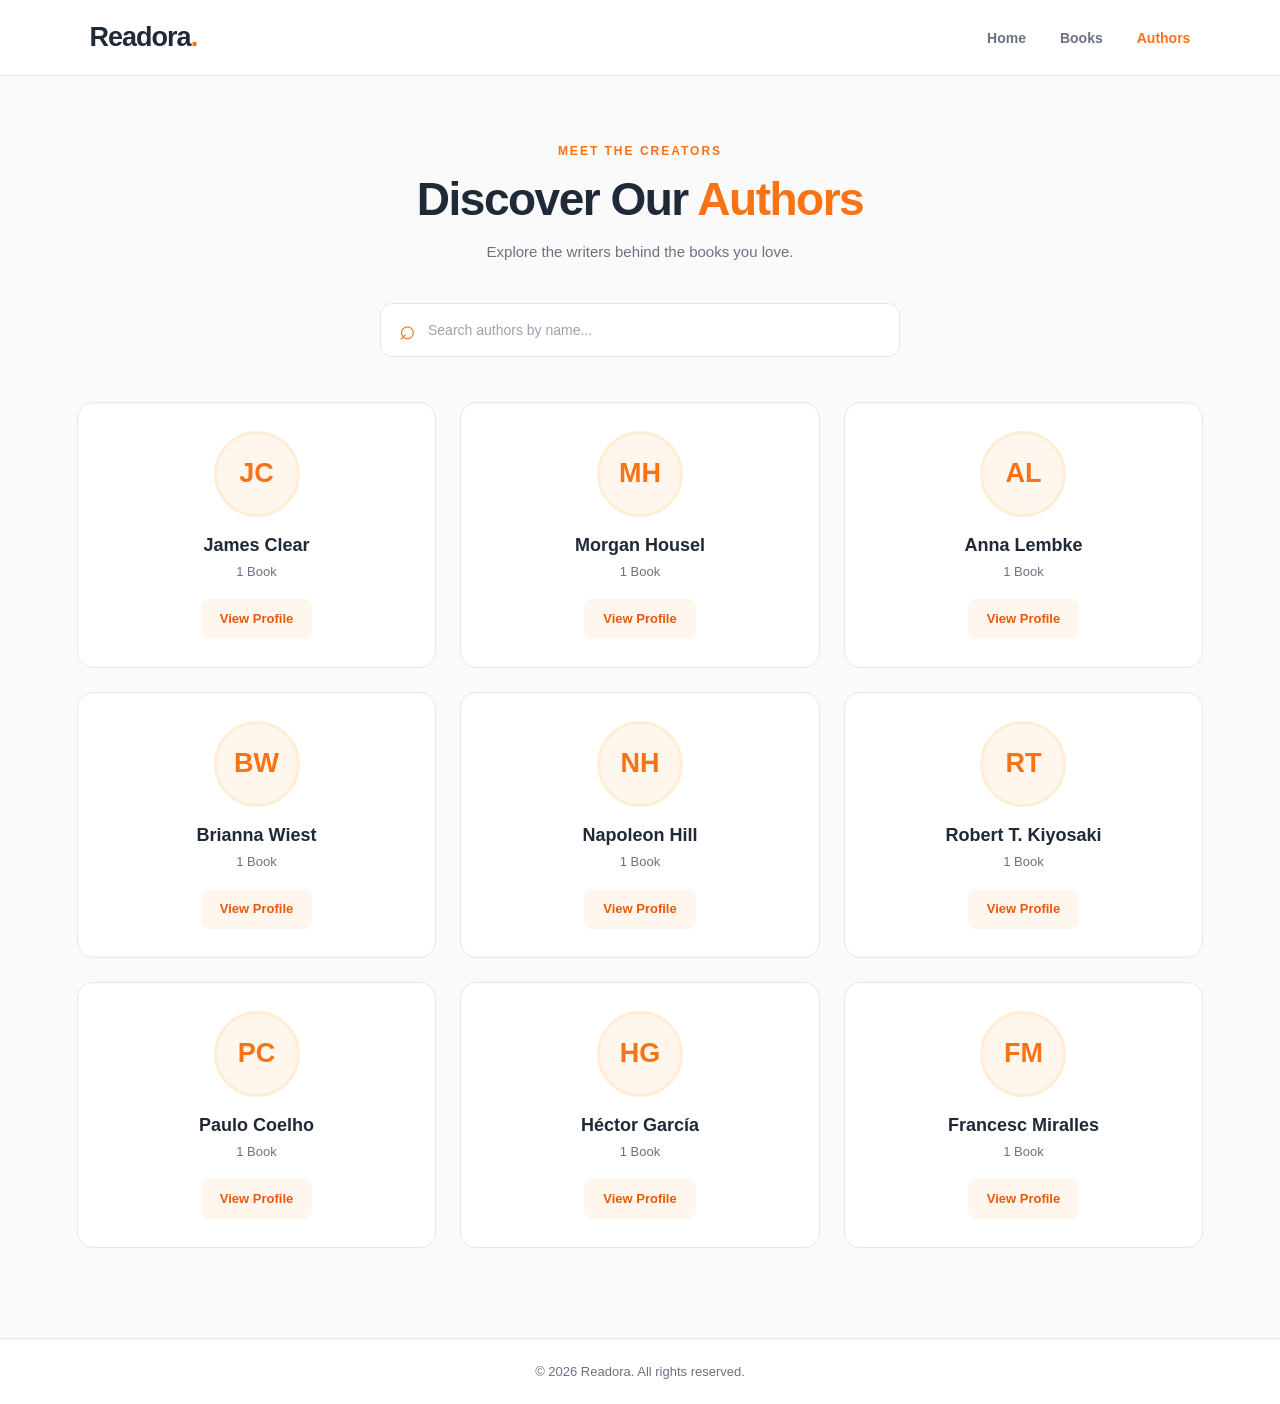
<file: pages/authors.html>
<!DOCTYPE html>
<html lang="en">
<head>
    <meta charset="UTF-8">
    <meta name="viewport" content="width=device-width, initial-scale=1.0">
    <title>Authors | Readora</title>

    <link rel="stylesheet" href="../css/authors.css">
    <script src="../JS/authors.js" defer></script>
</head>
<body>

    <header class="navbar">
        <a href="../index.html" class="logo">Readora<span>.</span></a>

        <nav class="nav-links">
            <a href="../index.html">Home</a>
            <a href="books.html">Books</a>
            <a href="authors.html" class="active">Authors</a>
        </nav>
    </header>

    <main class="container">

        <!-- AUTHOR LIST -->
        <section id="authorListSection">

            <div class="page-heading">
                <span class="eyebrow">MEET THE CREATORS</span>
                <h1>Discover Our <span>Authors</span></h1>
                <p>Explore the writers behind the books you love.</p>
            </div>

            <div class="search-wrapper">
                <span class="search-icon">⌕</span>
                <input
                    type="search"
                    id="authorSearch"
                    placeholder="Search authors by name..."
                    autocomplete="off"
                >
            </div>

            <div class="authors-grid" id="authorsGrid"></div>

            <div class="empty-state" id="emptyState" hidden>
                <div class="empty-icon">⌕</div>
                <h3>No authors found</h3>
                <p>Try searching with another name.</p>
            </div>

        </section>


        <!-- AUTHOR PROFILE -->
        <section id="authorProfileSection" hidden>

            <button class="back-button" id="backToAuthors">
                <span>←</span> Back to Authors
            </button>

            <div id="authorProfile"></div>

        </section>

    </main>

    <footer class="footer">
        <p>© 2026 Readora. All rights reserved.</p>
    </footer>

</body>
</html>
</file>
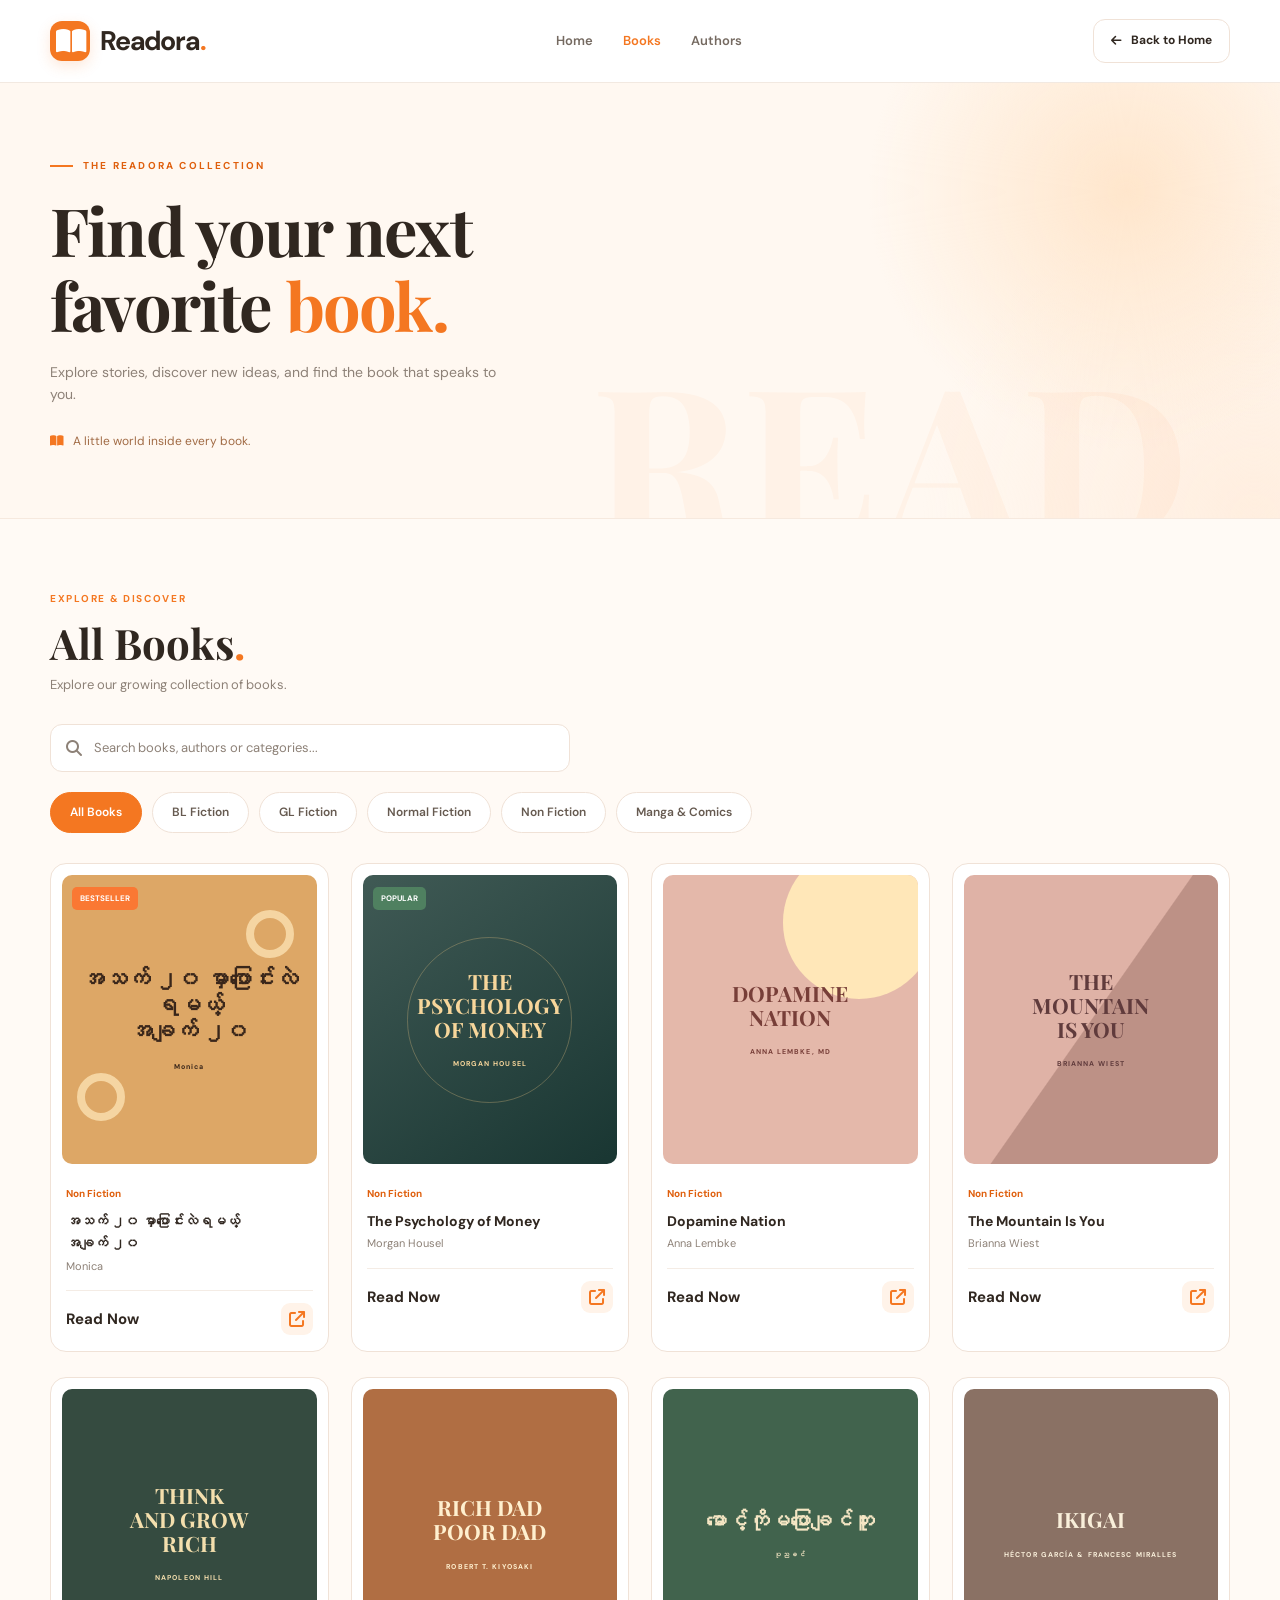
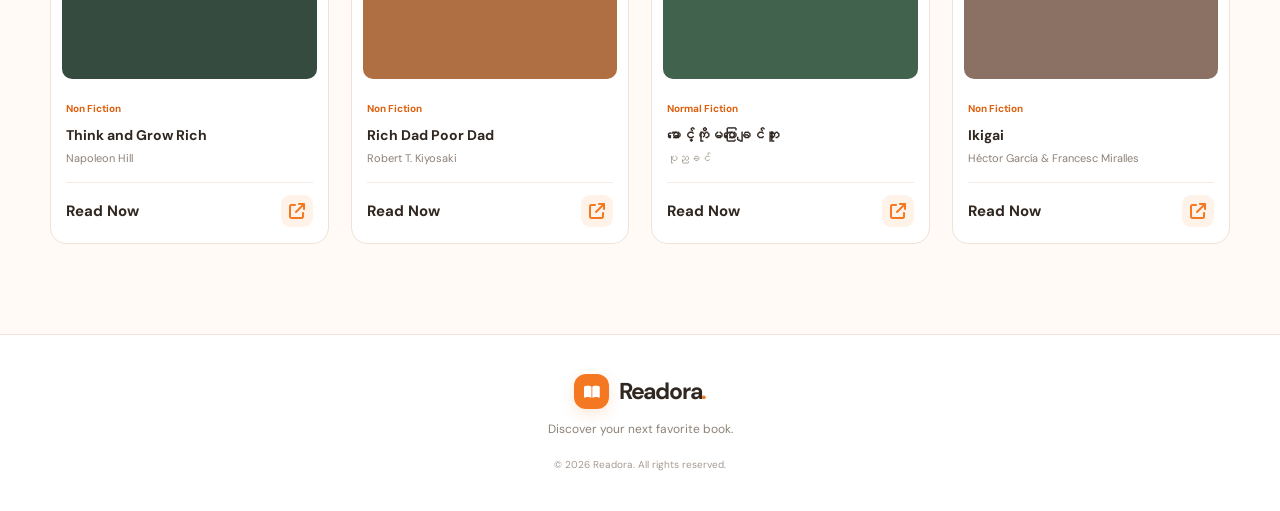
<file: pages/books.html>
<!DOCTYPE html>
<html lang="en">

<head>
    <meta charset="UTF-8">
    <meta name="viewport" content="width=device-width, initial-scale=1.0">

    <title>All Books | Readora</title>

    <link rel="stylesheet" href="../css/books.css">

    <link rel="preconnect" href="https://fonts.googleapis.com">
    <link rel="preconnect" href="https://fonts.gstatic.com" crossorigin>

    <link href="https://fonts.googleapis.com/css2?family=DM+Sans:wght@400;500;600;700&family=Playfair+Display:wght@600;700&display=swap"
        rel="stylesheet">

    <link rel="stylesheet"
        href="https://cdnjs.cloudflare.com/ajax/libs/font-awesome/6.5.2/css/all.min.css">

    <script type="module" src="../JS/book.js"></script>
</head>

<body>

<header class="site-header">
    <div class="nav-container">

        <a href="../index.html" class="brand">
            <span class="brand-icon">
                <i class="fa-solid fa-book-open"></i>
            </span>
            <span>Readora<span class="brand-dot">.</span></span>
        </a>

        <nav class="main-nav">
            <a href="../index.html">Home</a>
            <a href="books.html" class="active">Books</a>
            <a href="authors.html">Authors</a>
        </nav>

        <a href="../index.html" class="back-home">
            <i class="fa-solid fa-arrow-left"></i>
            Back to Home
        </a>

    </div>
</header>


<main>

    <!-- HERO -->
    <section class="books-hero">
        <div class="container">

            <div class="eyebrow">
                <span></span>
                THE READORA COLLECTION
            </div>

            <h1>
                Find your next<br>
                favorite <span>book.</span>
            </h1>

            <p>
                Explore stories, discover new ideas, and find the book
                that speaks to you.
            </p>

            <div class="collection-note">
                <i class="fa-solid fa-book-open"></i>
                A little world inside every book.
            </div>

        </div>
    </section>


    <!-- ALL BOOKS -->
    <section class="all-books-section" id="all-books">

        <div class="container">

            <div class="section-heading">
                <div>
                    <span class="section-label">EXPLORE & DISCOVER</span>

                    <h2>
                        All Books<span class="brand-dot">.</span>
                    </h2>

                    <p>Explore our growing collection of books.</p>
                </div>

            </div>


            <!-- SEARCH -->
            <div class="book-search" role="search">

                <i class="fa-solid fa-magnifying-glass"></i>

                <input
                    type="search"
                    id="bookSearch"
                    placeholder="Search books, authors or categories..."
                    autocomplete="off"
                    aria-label="Search books"
                >

                <button
                    id="clearSearch"
                    type="button"
                    aria-label="Clear search">

                    <i class="fa-solid fa-xmark"></i>
                </button>

            </div>


            <!-- CATEGORY FILTER -->
            <div class="category-list">

                <a href="#all-books"
                   class="category-chip active"
                   data-category="All"
                   aria-pressed="true">
                    All Books
                </a>

                <a href="#all-books"
                   class="category-chip"
                   data-category="BL Fiction"
                   aria-pressed="false">
                    BL Fiction
                </a>

                <a href="#all-books"
                   class="category-chip"
                   data-category="GL Fiction"
                   aria-pressed="false">
                    GL Fiction
                </a>

                <a href="#all-books"
                   class="category-chip"
                   data-category="Normal Fiction"
                   aria-pressed="false">
                    Normal Fiction
                </a>

                <a href="#all-books"
                   class="category-chip"
                   data-category="Non Fiction"
                   aria-pressed="false">
                    Non Fiction
                </a>

                <a href="#all-books"
                   class="category-chip"
                   data-category="Manga & Comics"
                   aria-pressed="false">
                    Manga & Comics
                </a>

            </div>


            <!-- BOOK GRID -->
            <div class="books-grid">


                <!-- BOOK 1 -->
                <article class="book-card" data-category="Non Fiction">

                    <a href="book-details.html?id=အသက် ၂၀ မှာပြောင်းလဲရမယ့် အချက် ၂၀"
                       class="book-cover cover-1">

                        <span class="book-badge">BESTSELLER</span>
                        <span class="cover-circle circle-one"></span>
                        <span class="cover-circle circle-two"></span>

                        <div class="cover-content">
                            <h3>အသက် ၂၀ မှာပြောင်းလဲရမယ့် <br> အချက် ၂၀</h3>
                            <span>Monica</span>
                        </div>

                    </a>

                    <div class="book-info">

                        <span class="book-category">Non Fiction</span>

                        <h3>အသက် ၂၀ မှာပြောင်းလဲရမယ့် <br> အချက် ၂၀</h3>
                        <p>Monica</p>

                        <div class="book-bottom">

                            <span class="book-price">Read Now</span>

                            <a href="book-details.html?id=အသက်%2020%20မှာပြောင်းလဲရမယ့်%20အချက်%2020"
                             class="book-action"
                             aria-label="View အသက် ၂၀ မှာပြောင်းလဲရမယ့် အချက် ၂၀">

                                <i class="fa-solid fa-arrow-up-right-from-square"></i>
                            </a>

                        </div>
                    </div>
                </article>


                <!-- BOOK 2 -->
                <article class="book-card" data-category="Non Fiction">

                    <a href="book-details.html?id=psychology-of-money"
                       class="book-cover cover-2">

                        <span class="book-badge popular">POPULAR</span>
                        <span class="cover-ring"></span>

                        <div class="cover-content">
                            <h3>THE<br>PSYCHOLOGY<br>OF MONEY</h3>
                            <span>MORGAN HOUSEL</span>
                        </div>

                    </a>

                    <div class="book-info">

                        <span class="book-category">Non Fiction</span>

                        <h3>The Psychology of Money</h3>
                        <p>Morgan Housel</p>

                        <div class="book-bottom">

                            <span class="book-price">Read Now</span>

                            <a href="book-details.html?id=psychology-of-money"
                               class="book-action">

                                <i class="fa-solid fa-arrow-up-right-from-square"></i>
                            </a>

                        </div>
                    </div>
                </article>


                <!-- BOOK 3 -->
                <article class="book-card" data-category="Non Fiction">

                    <a href="book-details.html?id=dopamine-nation"
                       class="book-cover cover-3">

                        <span class="cover-sun"></span>

                        <div class="cover-content">
                            <h3>DOPAMINE<br>NATION</h3>
                            <span>ANNA LEMBKE, MD</span>
                        </div>

                    </a>

                    <div class="book-info">

                        <span class="book-category">Non Fiction</span>

                        <h3>Dopamine Nation</h3>
                        <p>Anna Lembke</p>

                        <div class="book-bottom">

                            <span class="book-price">Read Now</span>

                            <a href="book-details.html?id=dopamine-nation"
                               class="book-action">

                                <i class="fa-solid fa-arrow-up-right-from-square"></i>
                            </a>

                        </div>
                    </div>
                </article>


                <!-- BOOK 4 -->
                <article class="book-card" data-category="Non Fiction">

                    <a href="book-details.html?id=the-mountain-is-you"
                       class="book-cover cover-4">

                        <div class="cover-mountain"></div>

                        <div class="cover-content">
                            <h3>THE<br>MOUNTAIN<br>IS YOU</h3>
                            <span>BRIANNA WIEST</span>
                        </div>

                    </a>

                    <div class="book-info">

                        <span class="book-category">Non Fiction</span>

                        <h3>The Mountain Is You</h3>
                        <p>Brianna Wiest</p>

                        <div class="book-bottom">

                            <span class="book-price">Read Now</span>

                            <a href="book-details.html?id=the-mountain-is-you"
                               class="book-action">

                                <i class="fa-solid fa-arrow-up-right-from-square"></i>
                            </a>

                        </div>
                    </div>
                </article>


                <!-- BOOK 5 -->
                <article class="book-card" data-category="Non Fiction">

                    <a href="book-details.html?id=think-and-grow-rich"
                       class="book-cover cover-5">

                        <div class="cover-content">
                            <h3>THINK<br>AND GROW<br>RICH</h3>
                            <span>NAPOLEON HILL</span>
                        </div>

                    </a>

                    <div class="book-info">

                        <span class="book-category">Non Fiction</span>

                        <h3>Think and Grow Rich</h3>
                        <p>Napoleon Hill</p>

                        <div class="book-bottom">

                            <span class="book-price">Read Now</span>

                            <a href="book-details.html?id=think-and-grow-rich"
                               class="book-action">

                                <i class="fa-solid fa-arrow-up-right-from-square"></i>
                            </a>

                        </div>
                    </div>
                </article>


                <!-- BOOK 6 -->
                <article class="book-card" data-category="Non Fiction">

                    <a href="book-details.html?id=rich-dad-poor-dad"
                       class="book-cover cover-6">

                        <div class="cover-content">
                            <h3>RICH DAD<br>POOR DAD</h3>
                            <span>ROBERT T. KIYOSAKI</span>
                        </div>

                    </a>

                    <div class="book-info">

                        <span class="book-category">Non Fiction</span>

                        <h3>Rich Dad Poor Dad</h3>
                        <p>Robert T. Kiyosaki</p>

                        <div class="book-bottom">

                            <span class="book-price">Read Now</span>

                            <a href="book-details.html?id=rich-dad-poor-dad"
                               class="book-action">

                                <i class="fa-solid fa-arrow-up-right-from-square"></i>
                            </a>

                        </div>
                    </div>
                </article>


                <!-- BOOK 7 -->
                <article class="book-card" data-category="Normal Fiction">

                    <a href="book-details.html?id=မောင့်ကိုမပြောချင်ဘူး"
                       class="book-cover cover-7">

                        <div class="cover-content">
                            <h3>မောင့်ကိုမပြောချင်ဘူး</h3>
                            <span>ပုညခင်</span>
                        </div>

                    </a>

                    <div class="book-info">

                        <span class="book-category">Normal Fiction</span>

                        <h3>မောင့်ကိုမပြောချင်ဘူး</h3>
                        <p>ပုညခင်</p>

                        <div class="book-bottom">

                            <span class="book-price">Read Now</span>

                            <a href="book-details.html?id=မောင့်ကိုမပြောချင်ဘူး"
                               class="book-action">

                                <i class="fa-solid fa-arrow-up-right-from-square"></i>
                            </a>

                        </div>
                    </div>
                </article>


                <!-- BOOK 8 -->
                <article class="book-card" data-category="Non Fiction">

                    <a href="book-details.html?id=ikigai"
                       class="book-cover cover-8">

                        <div class="cover-content">
                            <h3>IKIGAI</h3>
                            <span>HÉCTOR GARCÍA & FRANCESC MIRALLES</span>
                        </div>

                    </a>

                    <div class="book-info">

                        <span class="book-category">Non Fiction</span>

                        <h3>Ikigai</h3>
                        <p>Héctor García & Francesc Miralles</p>

                        <div class="book-bottom">

                            <span class="book-price">Read Now</span>

                            <a href="book-details.html?id=ikigai"
                               class="book-action">

                                <i class="fa-solid fa-arrow-up-right-from-square"></i>
                            </a>

                        </div>
                    </div>
                </article>


            </div>


            <p class="no-books-message" id="noBooksMessage" hidden>
                No books found. Try another title, author or category.
            </p>

        </div>
    </section>

</main>


<!-- FOOTER -->
<footer class="site-footer">

    <a href="../index.html" class="brand footer-brand">
        <span class="brand-icon">
            <i class="fa-solid fa-book-open"></i>
        </span>

        <span>Readora<span class="brand-dot">.</span></span>
    </a>

    <p>Discover your next favorite book.</p>

    <span class="copyright">
        © 2026 Readora. All rights reserved.
    </span>

</footer>

</body>
</html>
</file>
<file: css/authors.css>
/* ================================
   RESET
================================ */

* {
    margin: 0;
    padding: 0;
    box-sizing: border-box;
}

:root {
    --primary: #F97316;
    --primary-dark: #EA580C;
    --primary-light: #FFF7ED;
    --text: #1F2937;
    --muted: #6B7280;
    --border: #E5E7EB;
    --white: #FFFFFF;
    --background: #FAFAFA;
}

html {
    scroll-behavior: smooth;
}

body {
    font-family: Arial, Helvetica, sans-serif;
    background: var(--background);
    color: var(--text);
    min-height: 100vh;
}

a {
    color: inherit;
    text-decoration: none;
}

button,
input {
    font: inherit;
}


/* ================================
   NAVBAR
================================ */

.navbar {
    width: 100%;
    min-height: 76px;
    padding: 0 7%;
    display: flex;
    align-items: center;
    justify-content: space-between;
    background: var(--white);
    border-bottom: 1px solid var(--border);
}

.logo {
    font-size: 27px;
    font-weight: 800;
    letter-spacing: -1px;
}

.logo span {
    color: var(--primary);
}

.nav-links {
    display: flex;
    align-items: center;
    gap: 34px;
}

.nav-links a {
    color: var(--muted);
    font-size: 14px;
    font-weight: 600;
    transition: 0.2s;
}

.nav-links a:hover,
.nav-links a.active {
    color: var(--primary);
}


/* ================================
   MAIN CONTAINER
================================ */

.container {
    width: min(1200px, 88%);
    margin: 0 auto;
    padding: 65px 0 90px;
}

.page-heading {
    text-align: center;
    margin-bottom: 38px;
}

.eyebrow {
    display: inline-block;
    color: var(--primary);
    font-size: 12px;
    font-weight: 800;
    letter-spacing: 2px;
    margin-bottom: 14px;
}

.page-heading h1 {
    font-size: clamp(32px, 4vw, 46px);
    font-weight: 800;
    letter-spacing: -1.5px;
    margin-bottom: 13px;
}

.page-heading h1 span {
    color: var(--primary);
}

.page-heading p {
    color: var(--muted);
    font-size: 15px;
    line-height: 1.7;
}


/* ================================
   SEARCH
================================ */

.search-wrapper {
    width: min(520px, 100%);
    height: 54px;
    margin: 0 auto 45px;
    display: flex;
    align-items: center;
    gap: 12px;
    padding: 0 18px;
    background: var(--white);
    border: 1px solid var(--border);
    border-radius: 12px;
    transition: 0.2s;
}

.search-wrapper:focus-within {
    border-color: var(--primary);
    box-shadow: 0 0 0 4px rgba(249, 115, 22, 0.1);
}

.search-icon {
    color: var(--primary);
    font-size: 28px;
    line-height: 1;
}

.search-wrapper input {
    width: 100%;
    height: 100%;
    border: none;
    outline: none;
    background: transparent;
    color: var(--text);
    font-size: 14px;
}

.search-wrapper input::placeholder {
    color: #9CA3AF;
}


/* ================================
   AUTHORS GRID
================================ */

.authors-grid {
    display: grid;
    grid-template-columns: repeat(3, minmax(0, 1fr));
    gap: 24px;
}

.author-card {
    background: var(--white);
    border: 1px solid var(--border);
    border-radius: 16px;
    padding: 28px 24px;
    text-align: center;
    transition: transform 0.25s, box-shadow 0.25s, border-color 0.25s;
}

.author-card:hover {
    transform: translateY(-5px);
    border-color: rgba(249, 115, 22, 0.4);
    box-shadow: 0 12px 30px rgba(0, 0, 0, 0.06);
}

.author-avatar {
    width: 86px;
    height: 86px;
    margin: 0 auto 18px;
    border-radius: 50%;
    display: flex;
    align-items: center;
    justify-content: center;
    background: var(--primary-light);
    color: var(--primary);
    font-size: 27px;
    font-weight: 800;
    border: 3px solid #FFEDD5;
}

.author-card h3 {
    font-size: 18px;
    margin-bottom: 8px;
}

.author-card p {
    color: var(--muted);
    font-size: 13px;
    margin-bottom: 20px;
}

.view-profile {
    display: inline-flex;
    align-items: center;
    justify-content: center;
    min-height: 40px;
    padding: 0 19px;
    background: var(--primary-light);
    color: var(--primary-dark);
    border-radius: 8px;
    font-size: 13px;
    font-weight: 700;
    transition: 0.2s;
}

.view-profile:hover {
    background: var(--primary);
    color: var(--white);
}


/* ================================
   EMPTY STATE
================================ */

.empty-state {
    text-align: center;
    padding: 55px 20px;
}

.empty-icon {
    font-size: 48px;
    color: var(--primary);
    margin-bottom: 15px;
}

.empty-state h3 {
    font-size: 20px;
    margin-bottom: 8px;
}

.empty-state p {
    color: var(--muted);
    font-size: 14px;
}


/* ================================
   BACK BUTTON
================================ */

.back-button {
    display: inline-flex;
    align-items: center;
    gap: 9px;
    padding: 11px 17px;
    margin-bottom: 28px;
    background: var(--white);
    color: var(--text);
    border: 1px solid var(--border);
    border-radius: 9px;
    cursor: pointer;
    font-size: 14px;
    font-weight: 700;
    transition: 0.2s;
}

.back-button:hover {
    color: var(--primary);
    border-color: var(--primary);
}

.back-button span {
    font-size: 19px;
}


/* ================================
   AUTHOR PROFILE
================================ */

.profile-header {
    padding: 45px;
    display: flex;
    align-items: center;
    gap: 35px;
    background: var(--white);
    border: 1px solid var(--border);
    border-radius: 18px;
    margin-bottom: 45px;
}

.profile-avatar {
    width: 130px;
    height: 130px;
    min-width: 130px;
    border-radius: 50%;
    display: flex;
    align-items: center;
    justify-content: center;
    background: var(--primary-light);
    color: var(--primary);
    border: 4px solid #FFEDD5;
    font-size: 40px;
    font-weight: 800;
}

.profile-info .eyebrow {
    margin-bottom: 10px;
}

.profile-info h1 {
    font-size: clamp(27px, 4vw, 38px);
    margin-bottom: 12px;
}

.profile-info p {
    color: var(--muted);
    font-size: 14px;
    line-height: 1.8;
}

.profile-books-heading {
    margin-bottom: 25px;
}

.profile-books-heading h2 {
    font-size: 25px;
    margin-bottom: 8px;
}

.profile-books-heading p {
    color: var(--muted);
    font-size: 14px;
}


/* ================================
   PROFILE BOOKS
================================ */

.profile-books {
    display: grid;
    grid-template-columns: repeat(3, minmax(0, 1fr));
    gap: 22px;
}

.profile-book-card {
    overflow: hidden;
    background: var(--white);
    border: 1px solid var(--border);
    border-radius: 14px;
    transition: 0.25s;
}

.profile-book-card:hover {
    transform: translateY(-4px);
    box-shadow: 0 10px 25px rgba(0, 0, 0, 0.06);
}

.book-cover {
    height: 190px;
    display: flex;
    align-items: center;
    justify-content: center;
    padding: 25px;
    background: var(--primary-light);
    color: var(--primary-dark);
    text-align: center;
    font-size: 21px;
    font-weight: 800;
    line-height: 1.4;
}

.profile-book-info {
    padding: 18px;
}

.profile-book-info h3 {
    font-size: 16px;
    line-height: 1.5;
    margin-bottom: 13px;
}

.book-details-link {
    color: var(--primary);
    font-size: 13px;
    font-weight: 700;
}

.no-books {
    color: var(--muted);
    font-size: 14px;
    padding: 25px 0;
}


/* ================================
   FOOTER
================================ */

.footer {
    padding: 25px 7%;
    text-align: center;
    background: var(--white);
    border-top: 1px solid var(--border);
}

.footer p {
    color: var(--muted);
    font-size: 13px;
}


/* ================================
   RESPONSIVE
================================ */

@media (max-width: 900px) {
    .authors-grid,
    .profile-books {
        grid-template-columns: repeat(2, minmax(0, 1fr));
    }

    .container {
        width: 90%;
    }
}

@media (max-width: 600px) {
    .navbar {
        min-height: 65px;
        padding: 0 5%;
    }

    .logo {
        font-size: 23px;
    }

    .nav-links {
        gap: 16px;
    }

    .nav-links a {
        font-size: 12px;
    }

    .container {
        width: 90%;
        padding: 45px 0 65px;
    }

    .page-heading {
        margin-bottom: 28px;
    }

    .page-heading h1 {
        font-size: 31px;
    }

    .page-heading p {
        font-size: 13px;
    }

    .search-wrapper {
        margin-bottom: 30px;
    }

    .authors-grid,
    .profile-books {
        grid-template-columns: 1fr;
        gap: 15px;
    }

    .author-card {
        padding: 24px 18px;
    }

    .profile-header {
        padding: 27px 20px;
        flex-direction: column;
        text-align: center;
        gap: 20px;
    }

    .profile-avatar {
        width: 105px;
        height: 105px;
        min-width: 105px;
        font-size: 32px;
    }

    .profile-info h1 {
        font-size: 27px;
    }

    .book-cover {
        height: 175px;
    }
}
</file>
<file: css/books.css>
:root {
    --primary: #f47721;
    --primary-dark: #df5f0d;
    --text: #302720;
    --muted: #8d8177;
    --background: #fffaf5;
    --white: #ffffff;
    --border: #f0e2d7;
}

* {
    margin: 0;
    padding: 0;
    box-sizing: border-box;
}

html {
    scroll-behavior: smooth;
    scroll-padding-top: 100px;
}

body {
    font-family: "DM Sans", sans-serif;
    color: var(--text);
    background: var(--background);
    line-height: 1.6;
}

a {
    color: inherit;
    text-decoration: none;
}

button,
input {
    font: inherit;
}

.container {
    width: min(1180px, calc(100% - 48px));
    margin: 0 auto;
}

/* HEADER */

.site-header {
    position: sticky;
    top: 0;
    z-index: 100;
    background: rgba(255, 255, 255, .96);
    border-bottom: 1px solid #f2e9e1;
    backdrop-filter: blur(12px);
}

.nav-container {
    width: min(1180px, calc(100% - 48px));
    min-height: 82px;
    margin: 0 auto;
    display: flex;
    align-items: center;
    justify-content: space-between;
    gap: 28px;
}

.brand {
    display: inline-flex;
    align-items: center;
    gap: 10px;
    flex-shrink: 0;
    font-size: 27px;
    font-weight: 700;
    letter-spacing: -1.2px;
}

.brand-icon {
    width: 40px;
    height: 40px;
    display: grid;
    place-items: center;
    color: white;
    background: var(--primary);
    border-radius: 12px;
    box-shadow: 0 5px 14px #f477212b;
}

.brand-dot {
    color: var(--primary);
}

.main-nav {
    display: flex;
    align-items: center;
    gap: 30px;
}

.main-nav a {
    color: #756a61;
    font-size: 13px;
    font-weight: 600;
    transition: color .2s ease;
}

.main-nav a:hover,
.main-nav a.active {
    color: var(--primary);
}

.back-home {
    display: inline-flex;
    align-items: center;
    gap: 9px;
    padding: 11px 17px;
    border: 1px solid var(--border);
    border-radius: 12px;
    background: white;
    font-size: 12px;
    font-weight: 700;
    transition: .2s ease;
}

.back-home:hover {
    color: white;
    background: var(--primary);
    border-color: var(--primary);
}

/* HERO */

.books-hero {
    position: relative;
    overflow: hidden;
    padding: 75px 0 65px;
    background:
        radial-gradient(circle at 88% 25%, #ffe6cc 0, transparent 22%),
        radial-gradient(circle at 98% 100%, #ffeedf 0, transparent 25%),
        #fff8f1;
    border-bottom: 1px solid #f6e9de;
}

.books-hero::after {
    content: "READ";
    position: absolute;
    right: 7%;
    bottom: -48px;
    color: rgba(244, 119, 33, .045);
    font-family: "Playfair Display", serif;
    font-size: clamp(100px, 17vw, 230px);
    font-weight: 700;
    line-height: 1;
    pointer-events: none;
}

.eyebrow {
    display: flex;
    align-items: center;
    gap: 10px;
    margin-bottom: 19px;
    color: var(--primary-dark);
    font-size: 10px;
    font-weight: 700;
    letter-spacing: 2.2px;
}

.eyebrow span {
    width: 23px;
    height: 2px;
    background: var(--primary);
}

.books-hero h1 {
    position: relative;
    z-index: 1;
    font-family: "Playfair Display", serif;
    font-size: clamp(42px, 5.2vw, 67px);
    font-weight: 700;
    line-height: 1.12;
    letter-spacing: -1.8px;
}

.books-hero h1 span {
    color: var(--primary);
}

.books-hero p {
    position: relative;
    z-index: 1;
    max-width: 460px;
    margin-top: 19px;
    color: var(--muted);
    font-size: 14px;
}

.collection-note {
    display: inline-flex;
    align-items: center;
    gap: 9px;
    margin-top: 26px;
    color: #a16b45;
    font-size: 12px;
}

.collection-note i {
    color: var(--primary);
}

/* BOOK SECTION */

.all-books-section {
    padding: 65px 0 90px;
}

.section-heading {
    display: flex;
    justify-content: space-between;
    align-items: end;
    gap: 20px;
    margin-bottom: 28px;
}

.section-label {
    color: var(--primary);
    font-size: 10px;
    font-weight: 700;
    letter-spacing: 1.7px;
}

.section-heading h2 {
    margin-top: 6px;
    font-family: "Playfair Display", serif;
    font-size: clamp(30px, 4vw, 42px);
    line-height: 1.3;
}

.section-heading p {
    margin-top: 5px;
    color: var(--muted);
    font-size: 13px;
}

.book-count {
    flex-shrink: 0;
    padding-bottom: 7px;
    color: var(--muted);
    font-size: 12px;
}

/* SEARCH */

.book-search {
    display: flex;
    align-items: center;
    gap: 12px;
    width: 100%;
    max-width: 520px;
    min-height: 48px;
    margin: 26px 0 20px;
    padding: 0 15px;
    background: var(--white);
    border: 1px solid var(--border);
    border-radius: 12px;
    transition: .2s ease;
}

.book-search:focus-within {
    border-color: var(--primary);
    box-shadow: 0 0 0 3px rgba(244, 119, 33, .12);
}

.book-search > i {
    color: var(--muted);
}

.book-search input {
    flex: 1;
    min-width: 0;
    border: 0;
    outline: 0;
    background: transparent;
    color: var(--text);
    font-size: 13px;
}

.book-search input::placeholder {
    color: var(--muted);
}

.book-search button {
    display: none;
    align-items: center;
    justify-content: center;
    width: 28px;
    height: 28px;
    border: 0;
    border-radius: 7px;
    background: transparent;
    color: var(--muted);
    cursor: pointer;
}

.book-search button.is-visible {
    display: inline-flex;
}

.book-search button:hover {
    background: #fff3e9;
    color: var(--primary-dark);
}

.no-books-message {
    margin: 28px 0;
    color: var(--muted);
    font-size: 13px;
    text-align: center;
}

[hidden] {
    display: none !important;
}

/* CATEGORY */

.category-list {
    display: flex;
    flex-wrap: wrap;
    gap: 10px;
    margin-bottom: 30px;
}

.category-chip {
    padding: 10px 19px;
    color: #665a50;
    background: white;
    border: 1px solid var(--border);
    border-radius: 30px;
    font-size: 12px;
    font-weight: 600;
    transition: .2s ease;
}

.category-chip:hover,
.category-chip.active {
    color: white;
    background: var(--primary);
    border-color: var(--primary);
}

/* BOOK GRID */

.books-grid {
    display: grid;
    grid-template-columns: repeat(4, minmax(0, 1fr));
    gap: 25px 22px;
    scroll-margin-top: 105px;
}

.book-card {
    min-width: 0;
    padding: 11px;
    background: white;
    border: 1px solid var(--border);
    border-radius: 16px;
    transition: transform .25s ease, box-shadow .25s ease;
}

.book-card:hover {
    transform: translateY(-5px);
    box-shadow: 0 14px 32px rgba(70, 44, 22, .08);
}

.book-cover {
    position: relative;
    display: flex;
    overflow: hidden;
    align-items: center;
    justify-content: center;
    aspect-ratio: .88;
    border-radius: 10px;
    isolation: isolate;
}

.cover-content {
    position: relative;
    z-index: 2;
    width: 100%;
    padding: 22px 12px;
    text-align: center;
}

.cover-content h3 {
    font-family: "Playfair Display", serif;
    font-size: clamp(18px, 1.65vw, 25px);
    font-weight: 700;
    line-height: 1.12;
}

.cover-content > span {
    display: block;
    margin-top: 17px;
    font-size: 7px;
    font-weight: 700;
    letter-spacing: 1.1px;
}

.book-badge {
    position: absolute;
    top: 12px;
    left: 10px;
    z-index: 3;
    padding: 5px 8px;
    color: white;
    background: #fa7833;
    border-radius: 5px;
    font-size: 8px;
    font-weight: 700;
}

.book-badge.popular {
    background: #4f8060;
}

/* PLACEHOLDER COVERS */

.cover-1 {
    color: #39261a;
    background: #dda766;
}

.cover-1 .cover-content h3 {
    font-family: "DM Sans", sans-serif;
    font-size: clamp(20px, 1.8vw, 27px);
}

.cover-circle {
    position: absolute;
    width: 48px;
    height: 48px;
    border: 8px solid #f5d5a2;
    border-radius: 50%;
}

.circle-one {
    top: 12%;
    right: 9%;
}

.circle-two {
    bottom: 15%;
    left: 6%;
}

.cover-2 {
    color: #f7d69b;
    background: linear-gradient(145deg, #405a55, #193632);
}

.cover-ring {
    position: absolute;
    width: 65%;
    aspect-ratio: 1;
    border: 1px solid #c8ad7860;
    border-radius: 50%;
}

.cover-3 {
    color: #773e38;
    background: #e4b8aa;
}

.cover-sun {
    position: absolute;
    top: -10%;
    right: -7%;
    width: 60%;
    aspect-ratio: 1;
    background: #ffe7b8;
    border-radius: 50%;
}

.cover-4 {
    color: #603b3c;
    background: #dfb2a6;
}

.cover-mountain {
    position: absolute;
    inset: 0;
    background: linear-gradient(125deg, transparent 50%, #bd9186 50.3%);
}

.cover-5 {
    color: #f4dfad;
    background: #354b40;
}

.cover-6 {
    color: #fff0cf;
    background: #b06e43;
}

.cover-7 {
    color: #f5e6c4;
    background: #41634d;
}

.cover-8 {
    color: #f9efda;
    background: #8a7164;
}

/* R2 COVER IMAGES */

.book-cover.has-cover-image {
    background: #f5eee8;
}

.book-cover-image {
    position: absolute;
    inset: 0;
    z-index: 1;
    display: block;
    width: 100%;
    height: 100%;
    object-fit: cover;
    object-position: center;
}

.book-cover.has-cover-image .cover-content,
.book-cover.has-cover-image .cover-circle,
.book-cover.has-cover-image .cover-ring,
.book-cover.has-cover-image .cover-sun,
.book-cover.has-cover-image .cover-mountain {
    display: none;
}

/* BOOK INFO */

.book-info {
    padding: 15px 4px 5px;
}

.book-category {
    color: var(--primary-dark);
    font-size: 10px;
    font-weight: 700;
}

.book-info h3 {
    overflow: hidden;
    margin-top: 5px;
    font-size: 14px;
    font-weight: 700;
    text-overflow: ellipsis;
    white-space: nowrap;
}

.book-info > p {
    overflow: hidden;
    margin-top: 3px;
    color: var(--muted);
    font-size: 11px;
    text-overflow: ellipsis;
    white-space: nowrap;
}

.book-bottom {
    display: flex;
    align-items: center;
    justify-content: space-between;
    gap: 8px;
    margin-top: 15px;
    padding-top: 12px;
    border-top: 1px solid #f4ece5;
}

.book-price {
    color: var(--text);
    font-size: 15px;
    font-weight: 700;
}

.book-action {
    display: grid;
    place-items: center;
    width: 32px;
    height: 32px;
    color: var(--primary);
    background: #fff3e9;
    border-radius: 9px;
    transition: .2s ease;
}

.book-action:hover {
    color: white;
    background: var(--primary);
}

/* FOOTER */

.site-footer {
    display: flex;
    flex-direction: column;
    align-items: center;
    padding: 38px 24px;
    background: white;
    border-top: 1px solid var(--border);
    text-align: center;
}

.footer-brand {
    font-size: 23px;
}

.footer-brand .brand-icon {
    width: 35px;
    height: 35px;
    font-size: 14px;
}

.site-footer > p {
    margin-top: 10px;
    color: var(--muted);
    font-size: 12px;
}

.copyright {
    margin-top: 18px;
    color: #a59a91;
    font-size: 10px;
}

/* RESPONSIVE */

@media (max-width: 1000px) {

    .main-nav {
        gap: 17px;
    }

    .books-grid {
        grid-template-columns: repeat(3, minmax(0, 1fr));
    }

}

@media (max-width: 700px) {

    .container,
    .nav-container {
        width: min(100% - 32px, 540px);
    }

    .nav-container {
        min-height: 72px;
        gap: 12px;
    }

    .brand {
        font-size: 23px;
    }

    .brand-icon {
        width: 35px;
        height: 35px;
    }

    .main-nav {
        display: none;
    }

    .back-home {
        padding: 10px 12px;
        font-size: 11px;
    }

    .books-hero {
        padding: 58px 0 48px;
    }

    .books-hero h1 {
        font-size: 43px;
    }

    .all-books-section {
        padding: 45px 0 65px;
    }

    .books-grid {
        grid-template-columns: repeat(2, minmax(0, 1fr));
        gap: 15px 12px;
    }

    .book-card {
        padding: 8px;
        border-radius: 13px;
    }

    .book-info {
        padding: 12px 2px 3px;
    }

    .book-info h3 {
        font-size: 12px;
    }

    .book-price {
        font-size: 13px;
    }

    .book-action {
        width: 29px;
        height: 29px;
    }

    .cover-content {
        padding: 15px 7px;
    }

    .cover-content h3 {
        font-size: 18px;
    }

    .section-heading {
        align-items: start;
    }

    .book-count {
        padding-top: 20px;
    }

    .category-list {
        gap: 8px;
    }

    .category-chip {
        padding: 9px 13px;
        font-size: 11px;
    }

    .book-search {
        max-width: 100%;
        margin: 22px 0 18px;
    }

}

@media (max-width: 360px) {

    .back-home {
        gap: 5px;
        padding: 9px;
    }

    .brand {
        gap: 6px;
        font-size: 20px;
    }

    .books-hero h1 {
        font-size: 37px;
    }

    .cover-content h3 {
        font-size: 16px;
    }

}
</file>
